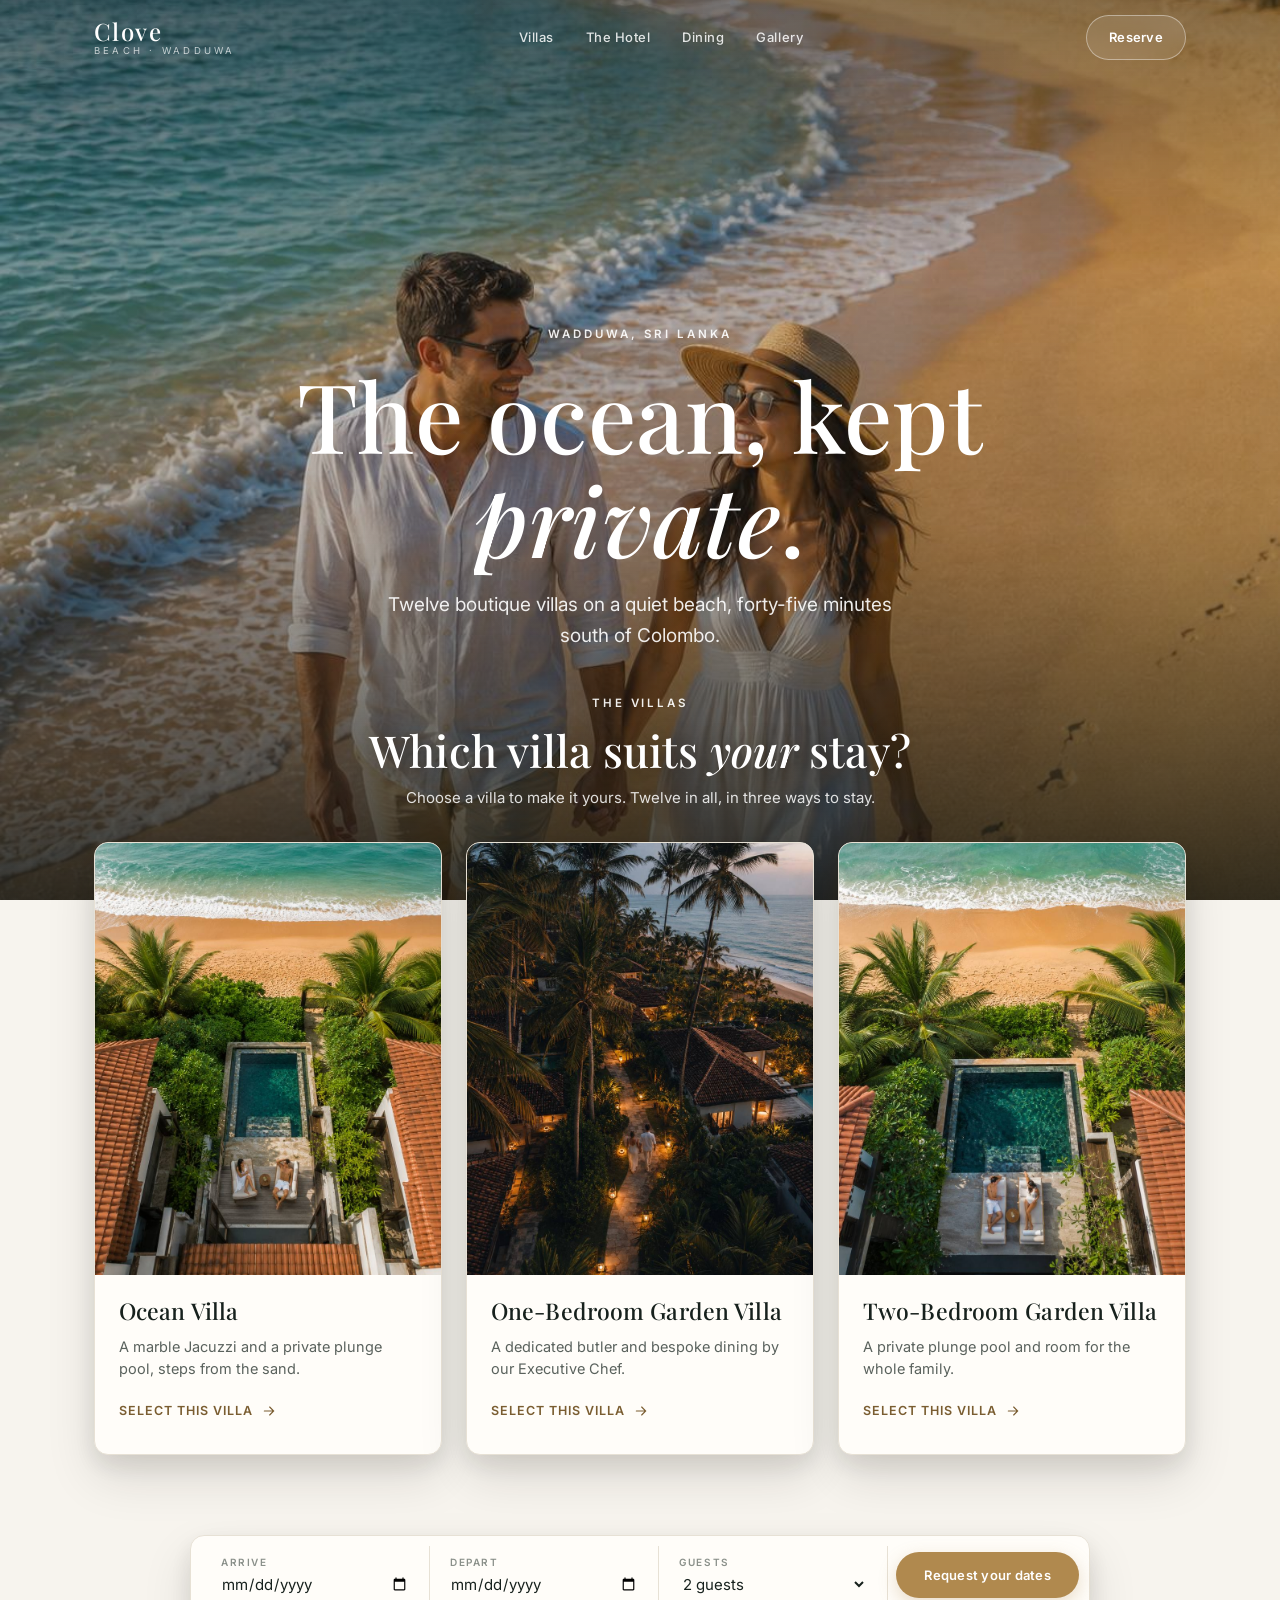
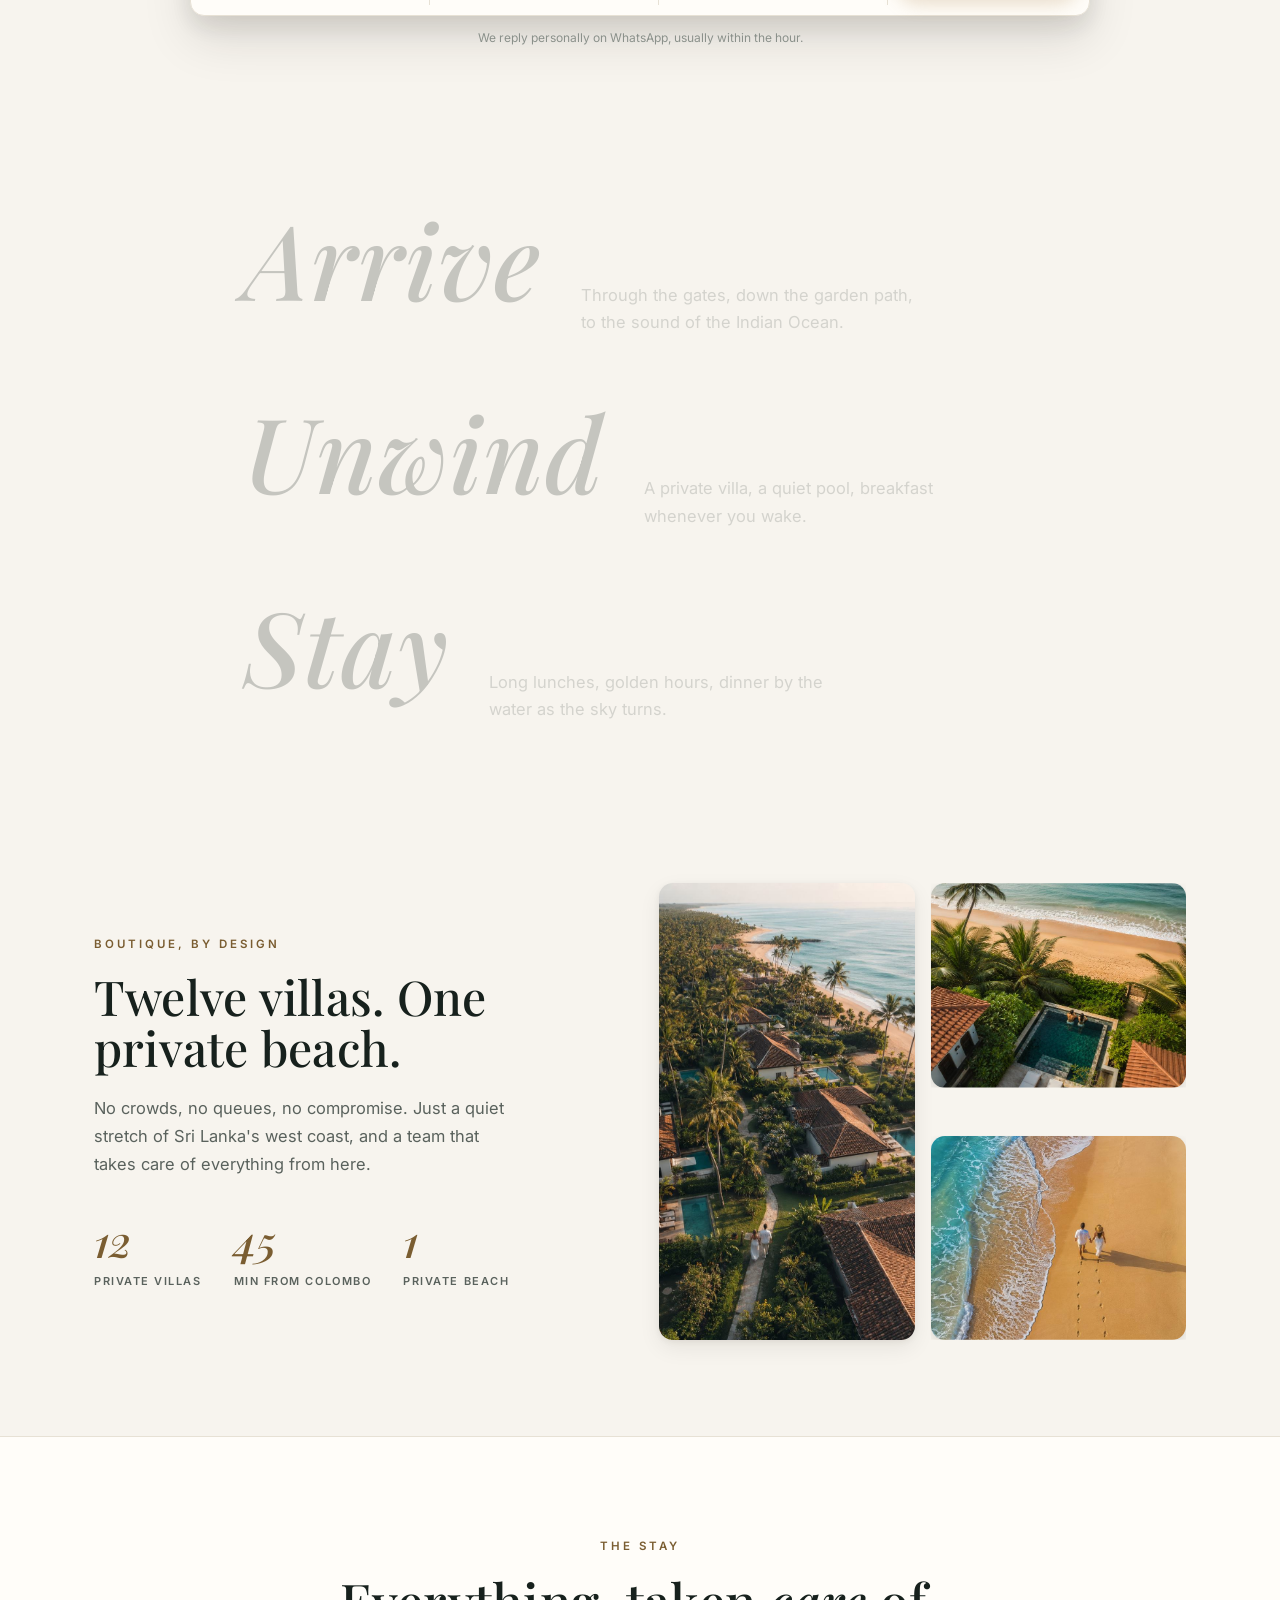
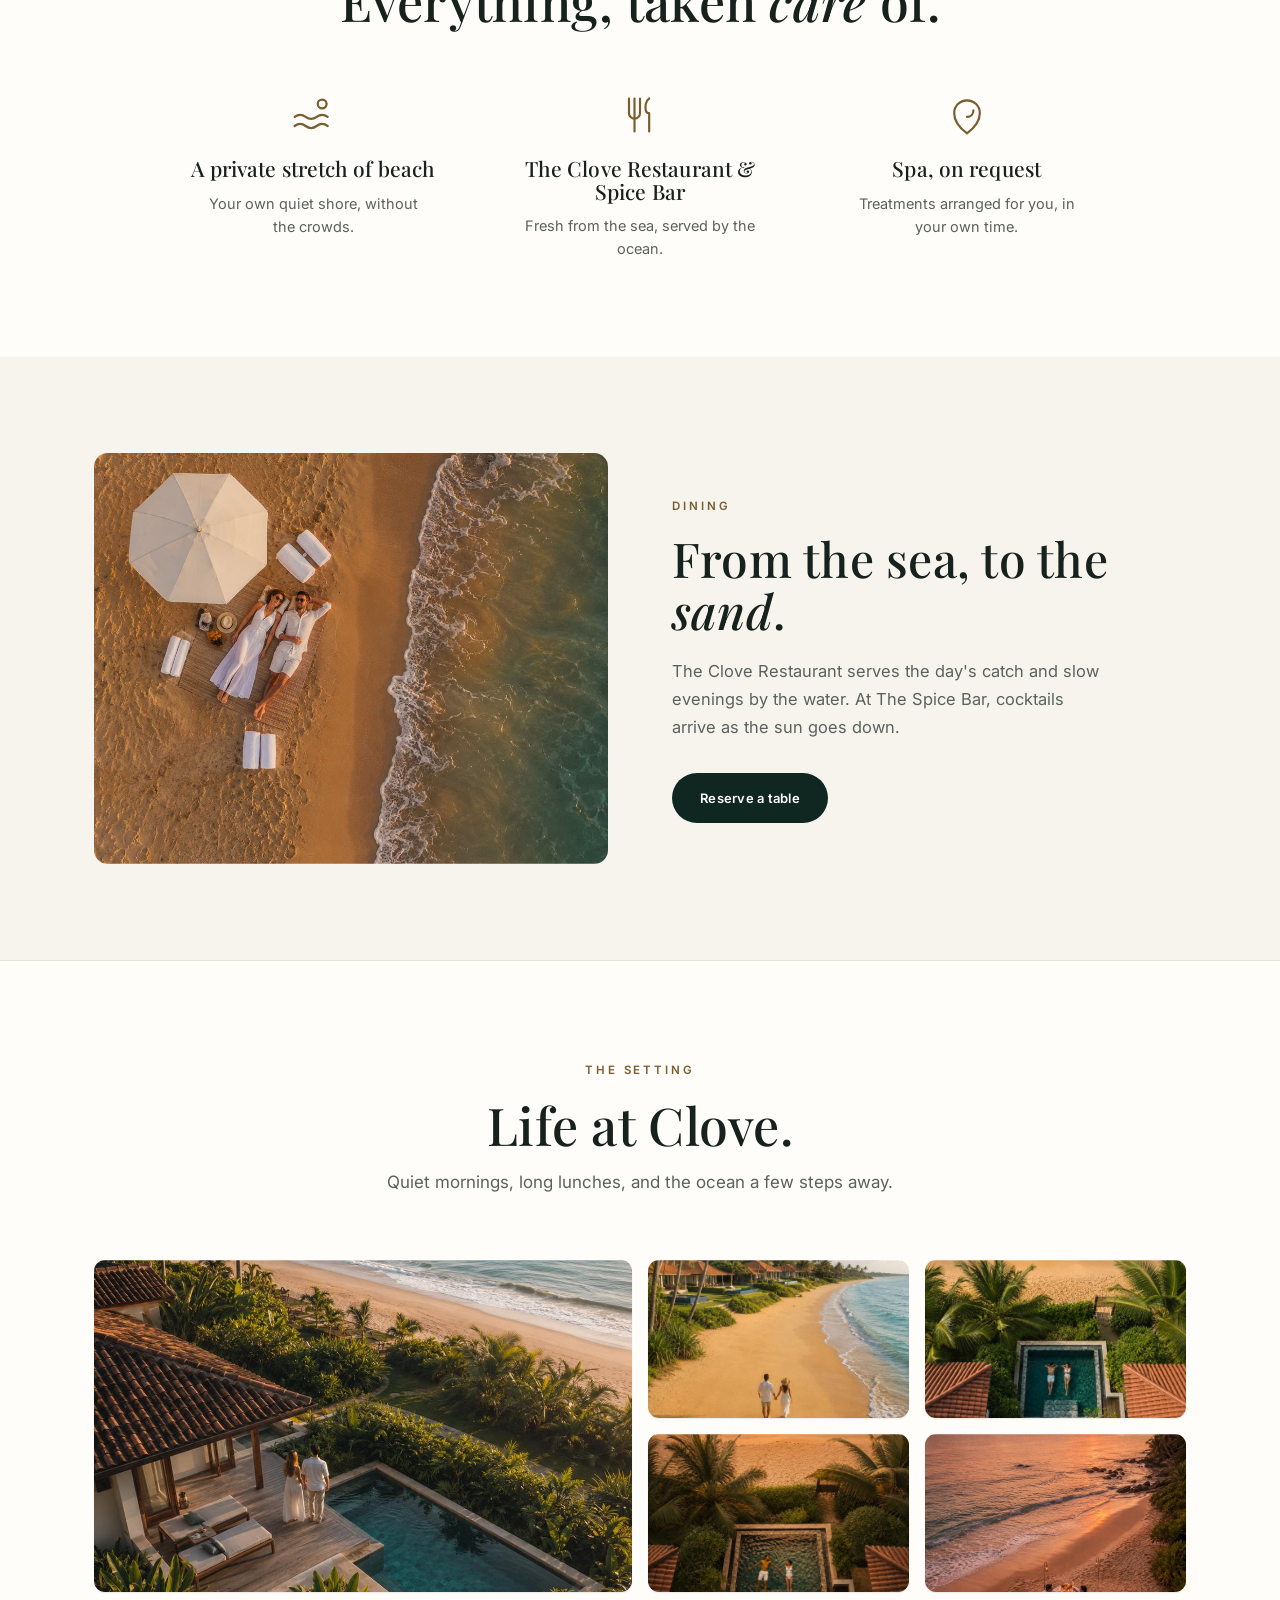
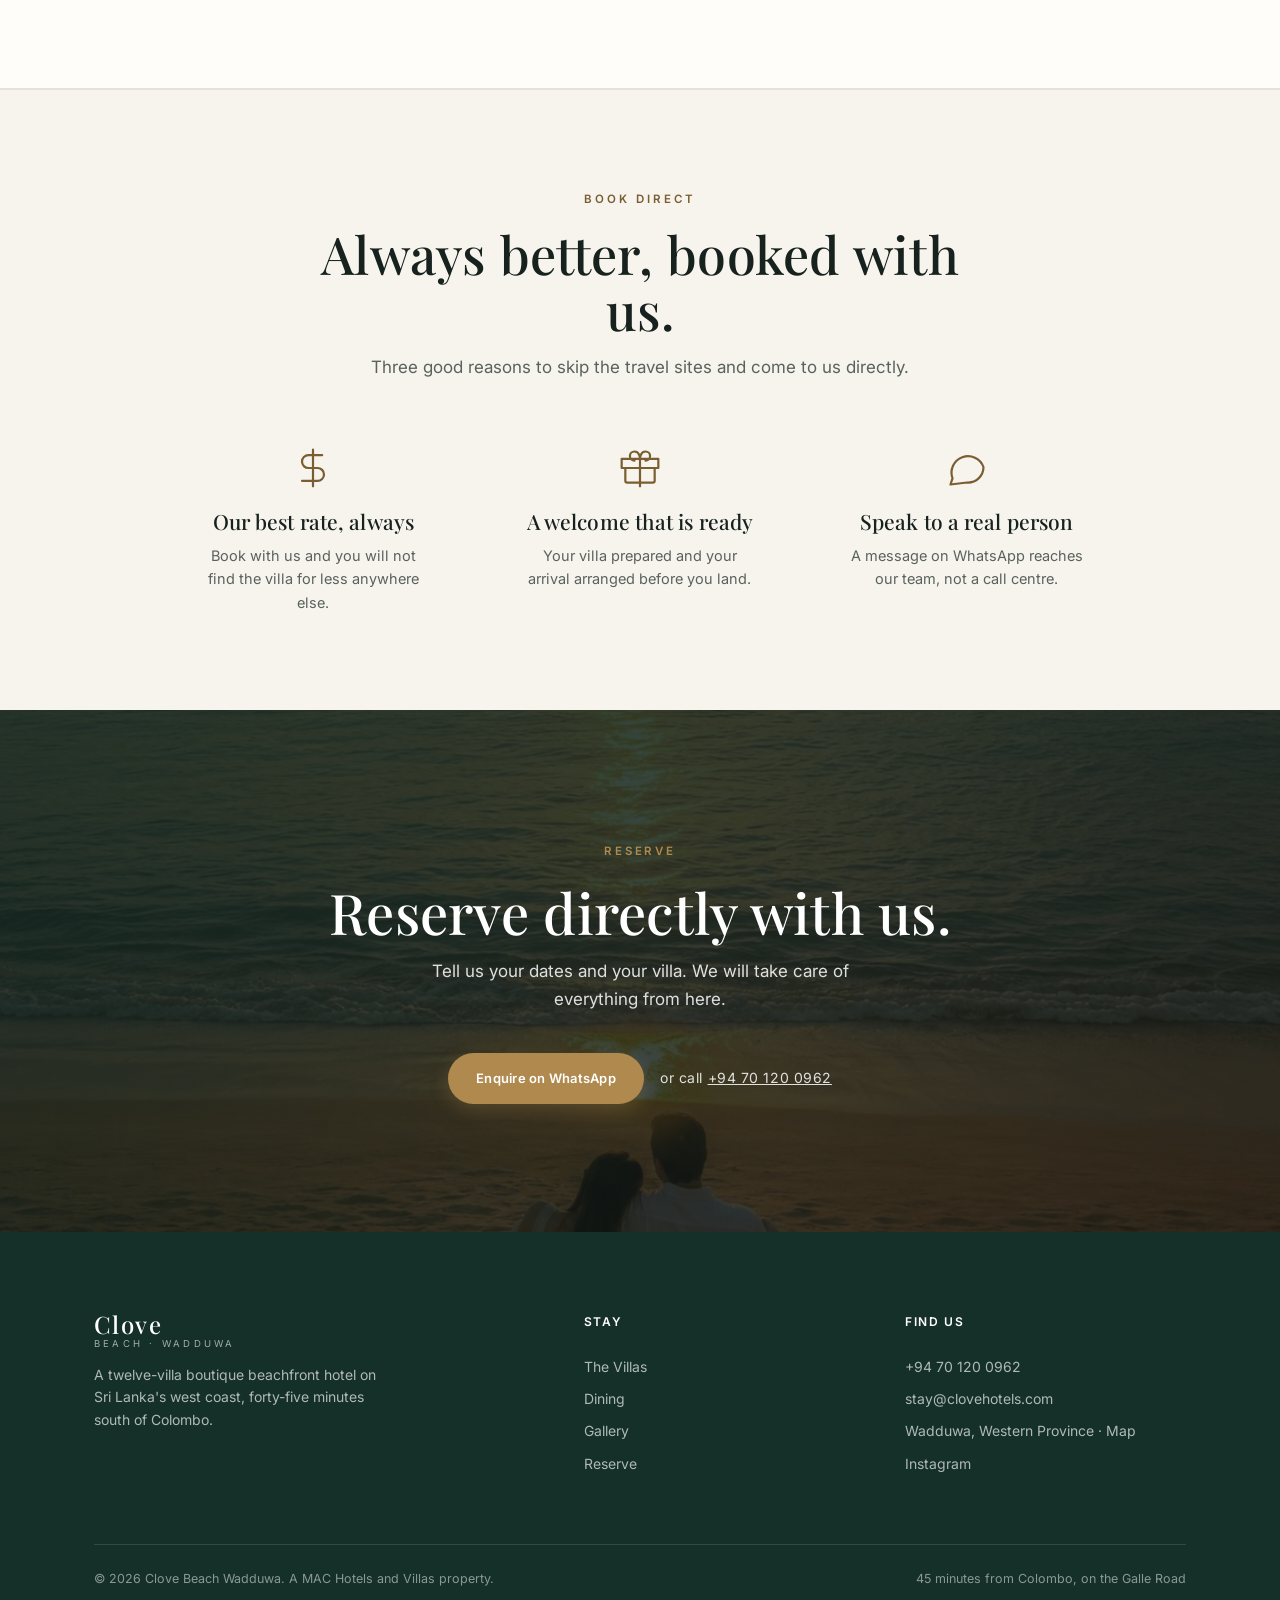
<file: index.html>
<!DOCTYPE html>
<html lang="en">
<head>
<meta charset="UTF-8">
<meta name="viewport" content="width=device-width, initial-scale=1">
<title>Clove Beach Wadduwa · Boutique beachfront villas, Sri Lanka</title>
<meta name="description" content="A twelve-villa boutique beachfront hotel on Sri Lanka's west coast, forty-five minutes south of Colombo. Private plunge pools, quiet luxury and the Indian Ocean.">
<meta name="theme-color" content="#0f2621">
<meta property="og:title" content="Clove Beach Wadduwa">
<meta property="og:description" content="Boutique beachfront villas on Sri Lanka's west coast.">
<link rel="icon" href='data:image/svg+xml,<svg xmlns="http://www.w3.org/2000/svg" viewBox="0 0 64 64"><rect width="64" height="64" rx="14" fill="%230f2621"/><text x="32" y="45" font-family="Georgia,serif" font-size="38" font-style="italic" fill="%23b0894e" text-anchor="middle">C</text></svg>'>
<meta name="robots" content="noindex">
<meta property="og:image" content="https://businessboosterlk.github.io/clove-beach/assets/img/hero.jpg">
<meta property="og:url" content="https://businessboosterlk.github.io/clove-beach/">
<link rel="preload" as="image" href="assets/img/hero.jpg">
<link rel="preconnect" href="https://fonts.gstatic.com" crossorigin>
<link href="https://fonts.googleapis.com/css2?family=Playfair+Display:ital,wght@0,500;0,600;1,500;1,600&family=Inter:wght@400;500;600&display=swap" rel="stylesheet">
<style id="imvars">
:root{
  --im-ocean:url("assets/img/villa-ocean.jpg");
  --im-g1:url("assets/img/villa-garden1.jpg");
  --im-g2:url("assets/img/villa-garden2.jpg");
}
</style>
<style>
:root{
  --brand:#b0894e; --brand-dark:#96723d; --brand-deep:#7a5d31; --brand-glow:rgba(176,137,78,.28);
  --ink:#17211d; --muted:#5a625d; --faint:#8a908a;
  --bg:#f7f4ee; --surface:#fffdf9; --surface-2:#f0ebe0; --line:#e7e1d5; --line-2:#d8d1c2;
  --teal:#0f2621; --teal-2:#153029;
  --shadow-xs:0 1px 2px rgba(30,25,15,.05),0 1px 1px rgba(30,25,15,.04);
  --shadow:0 2px 6px rgba(30,25,15,.06),0 8px 22px rgba(30,25,15,.07);
  --shadow-md:0 10px 24px rgba(30,25,15,.10),0 22px 50px rgba(30,25,15,.12);
  --ring:0 0 0 3px var(--brand-glow);
  --font-display:'Playfair Display',Georgia,serif;
  --font-sans:'Inter',system-ui,sans-serif;
  --s-1:4px;--s-2:8px;--s-3:12px;--s-4:16px;--s-5:20px;--s-6:24px;--s-8:32px;--s-10:40px;--s-12:48px;--s-16:64px;--s-20:80px;--s-24:96px;--s-32:128px;
  --ease:cubic-bezier(.16,1,.3,1);--t-fast:.15s;--t:.25s;--t-slow:.45s;
  --maxw:1180px;--gutter:clamp(20px,5vw,44px);--nav-h:76px;
  --r:14px;--r-md:11px;--r-sm:8px;--r-pill:999px;
}
*{margin:0;padding:0;box-sizing:border-box}
html{scroll-behavior:smooth;-webkit-text-size-adjust:100%}
body{font-family:var(--font-sans);font-size:15px;line-height:1.6;color:var(--ink);background:var(--bg);-webkit-font-smoothing:antialiased;overflow-x:clip}
h1,h2,h3{font-family:var(--font-display);font-weight:500;line-height:1.08;letter-spacing:.005em;color:var(--ink)}
h1 em,h2 em{font-style:italic;font-weight:500}
a{color:inherit;text-decoration:none}
img{display:block;max-width:100%}
button{font-family:inherit;cursor:pointer;border:none;background:none}
svg{flex-shrink:0}
:focus-visible{outline:none;box-shadow:var(--ring);border-radius:var(--r-sm)}
::selection{background:var(--brand);color:#fff}
.wrap{max-width:var(--maxw);margin:0 auto;padding-left:var(--gutter);padding-right:var(--gutter)}
.section{padding:var(--s-24) 0}
.eyebrow{font-family:var(--font-sans);font-weight:600;font-size:11.5px;letter-spacing:.26em;text-transform:uppercase;color:var(--brand-deep)}
@media(prefers-reduced-motion:reduce){*{animation:none!important;transition-duration:.06s!important;scroll-behavior:auto!important}.kb{animation:none!important}}

/* buttons */
.btn{display:inline-flex;align-items:center;justify-content:center;gap:10px;font-family:var(--font-sans);font-weight:600;font-size:13px;letter-spacing:.02em;padding:15px 28px;border-radius:var(--r-pill);white-space:nowrap;transition:transform var(--t-fast) var(--ease),box-shadow var(--t),background var(--t),color var(--t)}
.btn:active{transform:scale(.98)}
.btn-primary{color:#fff;background:var(--brand);box-shadow:0 6px 18px var(--brand-glow)}
.btn-primary:hover{background:var(--brand-dark);transform:translateY(-1px);box-shadow:0 10px 26px var(--brand-glow)}
.btn-light{color:#fff;background:rgba(255,255,255,.10);border:1px solid rgba(255,255,255,.4);backdrop-filter:blur(8px)}
.btn-light:hover{background:rgba(255,255,255,.2)}
.btn-ink{color:#fff;background:var(--teal)}
.btn-ink:hover{background:var(--teal-2);transform:translateY(-1px)}

/* nav */
.nav{position:fixed;top:0;left:0;right:0;z-index:100;height:var(--nav-h);transition:background var(--t),box-shadow var(--t),border-color var(--t);border-bottom:1px solid transparent}
.nav .wrap{display:flex;align-items:center;justify-content:space-between;height:100%}
.brand{display:flex;flex-direction:column;line-height:1;gap:3px}
.brand .b1{font-family:var(--font-display);font-weight:500;font-size:24px;letter-spacing:.06em;color:#fff;transition:color var(--t)}
.brand .b2{font-size:9.5px;letter-spacing:.34em;color:rgba(255,255,255,.7);transition:color var(--t)}
.nav-links{display:flex;gap:var(--s-8)}
.nav-links a{font-size:13px;font-weight:500;letter-spacing:.04em;color:rgba(255,255,255,.85);transition:color var(--t-fast)}
.nav-links a:hover{color:#fff}
.nav .btn{padding:11px 22px}
.nav.stick{background:color-mix(in srgb,var(--surface) 92%,transparent);backdrop-filter:saturate(150%) blur(14px);box-shadow:var(--shadow-xs);border-color:var(--line)}
.nav.stick .brand .b1{color:var(--ink)}
.nav.stick .brand .b2{color:var(--faint)}
.nav.stick .nav-links a{color:var(--muted)}
.nav.stick .nav-links a:hover{color:var(--ink)}
.nav.stick .btn-light{color:var(--ink);background:transparent;border-color:var(--line-2)}
.nav.stick .btn-light:hover{background:var(--surface-2)}
.hamb{display:none;width:44px;height:44px;align-items:center;justify-content:center;color:#fff}
.nav.stick .hamb{color:var(--ink)}
.hamb svg{width:26px;height:26px}
@media(max-width:900px){.nav-links,.nav .wrap>.btn{display:none}.hamb{display:flex}}
.drawer{position:fixed;inset:0 0 0 auto;width:min(84vw,320px);z-index:200;background:var(--surface);padding:var(--s-10) var(--s-8);box-shadow:var(--shadow-md);opacity:0;visibility:hidden;transform:translateX(-14px);transition:all var(--t) var(--ease)}
.drawer.open{opacity:1;visibility:visible;transform:translateX(0)}
.drawer a{display:block;padding:var(--s-4) 0;font-family:var(--font-display);font-size:22px;border-bottom:1px solid var(--line);color:var(--ink)}
.scrim{position:fixed;inset:0;z-index:199;background:rgba(15,20,18,.5);opacity:0;visibility:hidden;transition:opacity var(--t)}
.scrim.open{opacity:1;visibility:visible}

/* hero */
.hero{position:relative;min-height:100vh;display:flex;align-items:center;color:#fff;overflow:hidden}
.hero-media{position:absolute;inset:0;bottom:-16%;z-index:0;overflow:hidden;background:var(--teal);will-change:transform}
.hero-layer{position:absolute;inset:0;width:100%;height:100%;opacity:0;transition:opacity .9s var(--ease)}
.hero-layer.is-on{opacity:1}
img.hero-layer{object-fit:cover}
div.hero-layer{background-size:cover;background-position:center}
.hero-layer[data-villa="ocean"]{background-image:var(--im-ocean)}
.hero-layer[data-villa="garden1"]{background-image:var(--im-g1)}
.hero-layer[data-villa="garden2"]{background-image:var(--im-g2)}
.kb{animation:kb 22s ease-in-out infinite alternate;transform-origin:60% 52%}
@keyframes kb{from{transform:scale(1.03)}to{transform:scale(1.15)}}
.hero-ov{position:absolute;inset:0;z-index:1;background:linear-gradient(180deg,rgba(15,20,18,.44) 0%,rgba(15,20,18,.14) 30%,rgba(15,20,18,.28) 58%,rgba(15,20,18,.82) 100%)}
.hero .wrap{position:relative;z-index:2;text-align:center;padding-top:var(--nav-h);width:100%}
.hero .eyebrow{color:rgba(255,255,255,.9);display:block;margin-bottom:var(--s-5)}
.hero h1{font-size:clamp(44px,8vw,96px);color:#fff;font-weight:500;max-width:15ch;margin:0 auto}
.hero h1 .w{display:inline-block;overflow:hidden;vertical-align:top;padding-bottom:.14em;margin-bottom:-.14em}
.hero h1 .wi{display:inline-block}
html.rv .hero h1 .wi{animation:wrise 1.05s var(--ease) both;animation-delay:calc(.15s + var(--i)*.09s)}
@keyframes wrise{from{transform:translateY(115%)}}
.hero p{max-width:44ch;margin:var(--s-5) auto 0;color:rgba(255,255,255,.9);font-size:clamp(16px,2.1vw,19px)}
html.rv .hero .eyebrow,html.rv .hero p{animation:hfade 1s var(--ease) both;animation-delay:.75s}
@keyframes hfade{from{opacity:0;transform:translateY(14px)}}

/* villa picker (overlaps the hero) */
.sect-head{text-align:center;max-width:640px;margin:0 auto var(--s-16)}
.sect-head h2{font-size:clamp(32px,4.6vw,52px);margin:var(--s-4) 0 var(--s-4)}
.sect-head p{color:var(--muted);font-size:17px}
.picker{position:relative;z-index:5;margin-top:-210px;padding-bottom:var(--s-16)}
.picker-head{text-align:center;margin-bottom:var(--s-8)}
.picker-head .eyebrow{color:rgba(255,255,255,.92)}
.picker-head h2{color:#fff;font-size:clamp(28px,3.8vw,44px);margin-top:var(--s-3);text-shadow:0 2px 26px rgba(0,0,0,.4)}
.picker-head p{color:rgba(255,255,255,.85);margin-top:var(--s-3);font-size:15px}
@media(max-width:860px){
  .picker{margin-top:var(--s-12)}
  .picker-head .eyebrow{color:var(--brand-deep)}
  .picker-head h2{color:var(--ink);text-shadow:none}
  .picker-head p{color:var(--muted)}
}
.vgrid{display:grid;grid-template-columns:repeat(3,1fr);gap:var(--s-6)}
@media(max-width:860px){.vgrid{grid-template-columns:1fr;max-width:420px;margin:0 auto}}
.vcard{position:relative;background:var(--surface);border:1px solid var(--line);border-radius:var(--r);overflow:hidden;cursor:pointer;box-shadow:var(--shadow-md);transition:transform var(--t) var(--ease),box-shadow var(--t),border-color var(--t)}
.vcard:hover{transform:translateY(-8px);box-shadow:0 22px 50px rgba(15,20,18,.28);border-color:var(--brand)}
.vcard.selected{border-color:var(--brand);box-shadow:0 0 0 2px var(--brand),0 22px 50px rgba(15,20,18,.28)}
.vcard .tick{position:absolute;top:14px;right:14px;width:32px;height:32px;border-radius:50%;background:var(--brand);color:#fff;display:none;align-items:center;justify-content:center;box-shadow:var(--shadow);z-index:2}
.vcard.selected .tick{display:flex}
.vcard .tick svg{width:17px;height:17px}
.vcard .ph{aspect-ratio:4/5;background-size:cover;background-position:center;transition:transform var(--t-slow) var(--ease)}
.vcard[data-v="ocean"] .ph{background-image:var(--im-ocean)}
.vcard[data-v="garden1"] .ph{background-image:var(--im-g1)}
.vcard[data-v="garden2"] .ph{background-image:var(--im-g2)}
.vcard .body{padding:var(--s-6) var(--s-6) var(--s-8)}
.vcard h3{font-size:23px;margin-bottom:var(--s-3)}
.vcard .det{color:var(--muted);font-size:14.5px;line-height:1.55;min-height:44px}
.vcard .more{display:inline-flex;align-items:center;gap:8px;margin-top:var(--s-5);font-weight:600;font-size:12.5px;letter-spacing:.08em;text-transform:uppercase;color:var(--brand-deep);transition:gap var(--t)}
.vcard .more svg{width:16px;height:16px}
.vcard:hover .more{gap:13px}
.pick-confirm{max-width:540px;margin:var(--s-10) auto 0;display:none;align-items:center;justify-content:space-between;gap:var(--s-4);background:var(--surface);border:1px solid var(--line);border-radius:var(--r-pill);padding:9px 9px 9px 24px;box-shadow:var(--shadow-md)}
.pick-confirm.show{display:flex}
.pick-confirm span{font-family:var(--font-display);font-size:17px;color:var(--ink)}
.pick-confirm b{color:var(--brand-deep)}
@media(max-width:520px){.pick-confirm{flex-direction:column;border-radius:var(--r);padding:var(--s-5);text-align:center}.pick-confirm .btn{width:100%}}

/* availability bar */
.availwrap{position:relative;z-index:6}
.availbar{max-width:900px;margin:var(--s-4) auto 0;background:var(--surface);border:1px solid var(--line);border-radius:var(--r);box-shadow:var(--shadow-md);display:grid;grid-template-columns:1fr 1fr 1fr auto;gap:0;padding:10px;align-items:center}
@media(max-width:760px){.availbar{grid-template-columns:1fr 1fr;row-gap:6px}}
@media(max-width:440px){.availbar{grid-template-columns:1fr}}
.af{display:flex;flex-direction:column;gap:2px;padding:8px 20px;border-right:1px solid var(--line)}
@media(max-width:760px){.af{border-right:none}}
.af label{font-size:10px;letter-spacing:.16em;text-transform:uppercase;color:var(--faint);font-weight:600}
.af input,.af select{border:none;background:none;font-family:var(--font-sans);font-size:15px;color:var(--ink);padding:2px 0;width:100%;cursor:pointer}
.af input:focus,.af select:focus{outline:none;color:var(--brand-deep)}
.availbar .btn{margin-left:8px}
@media(max-width:760px){.availbar .btn{grid-column:1/-1;width:100%;margin:6px 0 0}}
.avail-note{text-align:center;font-size:12px;color:var(--faint);margin-top:var(--s-3)}

/* THE WALK - signature scrubbed kinetic stack */
.walk{padding:var(--s-32) 0;overflow:hidden}
.walk-row{display:grid;grid-template-columns:auto 1fr;align-items:baseline;gap:var(--s-10);max-width:880px;margin:0 auto;padding:var(--s-8) var(--gutter)}
@media(max-width:700px){.walk-row{grid-template-columns:1fr;gap:var(--s-3);padding:var(--s-6) var(--gutter)}}
.walk-word{font-family:var(--font-display);font-style:italic;font-weight:500;font-size:clamp(52px,9vw,104px);line-height:.98;color:var(--ink);letter-spacing:.01em}
.walk-rule{height:1px;background:var(--brand);transform-origin:left;transform:scaleX(1);margin-top:var(--s-2)}
.walk-copy{color:var(--muted);font-size:16.5px;max-width:34ch;line-height:1.65}
html.rv .walk-row{opacity:calc(.22 + var(--p,1)*.78)}
html.rv .walk-rule{transform:scaleX(var(--p,1))}

/* story collage + stat numerals */
.storyc .inner{display:grid;grid-template-columns:1fr 1.05fr;gap:var(--s-16);align-items:center}
@media(max-width:860px){.storyc .inner{grid-template-columns:1fr;gap:var(--s-12)}}
.storyc h2{font-size:clamp(30px,4.4vw,48px);margin:var(--s-4) 0 var(--s-5)}
.storyc p{color:var(--muted);font-size:16.5px;line-height:1.7;max-width:42ch}
.stats{display:flex;gap:var(--s-8);flex-wrap:wrap;margin-top:var(--s-10)}
.stat b{display:block;font-family:var(--font-display);font-style:italic;font-weight:500;font-size:44px;color:var(--brand-deep);line-height:1;margin-bottom:6px}
.stat span{font-size:11px;color:var(--muted);letter-spacing:.14em;text-transform:uppercase;font-weight:600}
.cluster{display:grid;grid-template-columns:1fr 1fr;grid-template-rows:auto auto;gap:var(--s-4);align-items:start}
.cluster img{width:100%;object-fit:cover;border-radius:var(--r);box-shadow:var(--shadow)}
.cluster .c1{grid-row:1/3;aspect-ratio:3/4.3;height:100%}
.cluster .c2{aspect-ratio:4/3.2}
.cluster .c3{aspect-ratio:4/3.2;margin-top:var(--s-8)}

/* experience row */
.exp{text-align:center}
.exp-grid{display:grid;grid-template-columns:repeat(3,1fr);gap:var(--s-10);max-width:940px;margin:0 auto}
@media(max-width:760px){.exp-grid{grid-template-columns:1fr;gap:var(--s-12);max-width:360px}}
.exp-item .ic{width:44px;height:44px;margin:0 auto var(--s-5);color:var(--brand-deep)}
.exp-item .ic svg{width:44px;height:44px;stroke-width:1.2}
.exp-item h3{font-size:21px;margin-bottom:var(--s-3)}
.exp-item p{color:var(--muted);font-size:14.5px;max-width:26ch;margin:0 auto}

/* dining split */
.dining .inner{display:grid;grid-template-columns:1fr 1fr;align-items:center;gap:var(--s-16)}
@media(max-width:860px){.dining .inner{grid-template-columns:1fr;gap:var(--s-10)}}
.dining .media{border-radius:var(--r);overflow:hidden;aspect-ratio:5/4}
.dining .media img{width:100%;height:100%;object-fit:cover}
.dining h2{font-size:clamp(30px,4.4vw,48px);margin:var(--s-4) 0 var(--s-5)}
.dining p{color:var(--muted);font-size:16.5px;line-height:1.7;max-width:44ch}
.dining .btn{margin-top:var(--s-8)}

/* gallery bento */
.gallery-sec{background:var(--surface);border-top:1px solid var(--line);border-bottom:1px solid var(--line)}
.mosaic{display:grid;grid-template-columns:repeat(4,1fr);grid-auto-rows:158px;gap:var(--s-4);grid-auto-flow:dense}
@media(max-width:760px){.mosaic{grid-template-columns:repeat(2,1fr);grid-auto-rows:132px}}
.mosaic figure{overflow:hidden;border-radius:var(--r-md);box-shadow:var(--shadow-xs)}
.mosaic img{width:100%;height:100%;object-fit:cover;transition:transform var(--t-slow) var(--ease)}
.mosaic figure:hover img{transform:scale(1.05)}
.mosaic .big{grid-column:span 2;grid-row:span 2}

/* cta band */
.cta{position:relative;overflow:hidden;color:#fff;text-align:center;padding:var(--s-32) 0}
.cta-bg{position:absolute;inset:0;width:100%;height:100%;object-fit:cover;z-index:0}
.cta-scrim{position:absolute;inset:0;z-index:1;background:linear-gradient(160deg,rgba(15,38,33,.86),rgba(15,20,18,.78))}
.cta .wrap{position:relative;z-index:2}
.cta .eyebrow{color:var(--brand)}
.cta h2{color:#fff;font-size:clamp(32px,5vw,56px);margin:var(--s-5) 0 var(--s-4)}
.cta p{color:rgba(255,255,255,.85);max-width:44ch;margin:0 auto var(--s-10);font-size:17px}
.cta-cta{display:flex;gap:var(--s-4);justify-content:center;flex-wrap:wrap;align-items:center}
.cta .tel{color:rgba(255,255,255,.85);font-size:14px;letter-spacing:.04em}

/* footer */
.footer{background:var(--teal-2);color:rgba(255,255,255,.66);padding:var(--s-20) 0 var(--s-8)}
.footer .cols{display:grid;grid-template-columns:1.6fr 1fr 1fr;gap:var(--s-10)}
@media(max-width:760px){.footer .cols{grid-template-columns:1fr 1fr}}
.footer .brand .b1{color:#fff}.footer .brand .b2{color:rgba(255,255,255,.6)}
.footer .tag{margin-top:var(--s-4);font-size:14px;max-width:32ch;line-height:1.6}
.footer h4{color:#fff;font-family:var(--font-sans);font-weight:600;font-size:12px;letter-spacing:.14em;text-transform:uppercase;margin-bottom:var(--s-5)}
.footer a{display:block;padding:5px 0;font-size:14px;color:rgba(255,255,255,.66);transition:color var(--t-fast)}
.footer a:hover{color:#fff}
.footer .bar{border-top:1px solid rgba(255,255,255,.12);margin-top:var(--s-16);padding-top:var(--s-6);display:flex;justify-content:space-between;gap:var(--s-4);font-size:12.5px;flex-wrap:wrap;color:rgba(255,255,255,.5)}

/* sticky mobile booking bar */
.mbar{position:fixed;left:0;right:0;bottom:0;z-index:150;display:none;gap:10px;padding:11px 14px calc(11px + env(safe-area-inset-bottom));background:color-mix(in srgb,var(--surface) 95%,transparent);backdrop-filter:saturate(160%) blur(14px);border-top:1px solid var(--line);box-shadow:0 -6px 22px rgba(15,20,18,.10);transform:translateY(120%);transition:transform var(--t) var(--ease)}
.mbar.show{transform:translateY(0)}
.mbar .btn{flex:1;padding:15px}
@media(max-width:860px){.mbar{display:flex}}

/* reveals: fade for text, clip-wipe mask for imagery. Base = visible. */
html.reveal-on [data-rv]{opacity:0;transform:translateY(20px);transition:opacity .8s var(--ease),transform .8s var(--ease)}
html.reveal-on [data-rv].in{opacity:1;transform:none}
html.reveal-on [data-rv].mask{opacity:1;transform:none;clip-path:inset(0 0 100% 0);transition:clip-path 1.05s var(--ease)}
html.reveal-on [data-rv].mask.in{clip-path:inset(0 0 0% 0)}
</style>
</head>
<body>

<header class="nav" id="nav">
  <div class="wrap">
    <a href="#top" class="brand"><span class="b1">Clove</span><span class="b2">BEACH · WADDUWA</span></a>
    <nav class="nav-links">
      <a href="#villas">Villas</a><a href="#story">The Hotel</a><a href="#dining">Dining</a><a href="#gallery">Gallery</a>
    </nav>
    <a class="btn btn-light" href="#reserve">Reserve</a>
    <button class="hamb" aria-label="Menu" onclick="openDrawer()"><svg viewBox="0 0 24 24" fill="none" stroke="currentColor" stroke-width="1.6" stroke-linecap="round"><path d="M3 6h18M3 12h18M3 18h18"/></svg></button>
  </div>
</header>
<div class="scrim" id="scrim" onclick="closeDrawer()"></div>
<aside class="drawer" id="drawer">
  <nav>
    <a href="#villas" onclick="closeDrawer()">Villas</a>
    <a href="#story" onclick="closeDrawer()">The Hotel</a>
    <a href="#dining" onclick="closeDrawer()">Dining</a>
    <a href="#gallery" onclick="closeDrawer()">Gallery</a>
    <a href="#reserve" onclick="closeDrawer()">Reserve</a>
  </nav>
</aside>

<main>
<!-- HERO. The Sunday shoot film replaces the default layer as a <video>; the still is complete on its own. -->
<section class="hero" id="top">
  <div class="hero-media" id="heroMedia">
    <img class="hero-layer kb is-on" data-villa="default" src="assets/img/hero.jpg" alt="Clove Beach Wadduwa at golden hour" loading="eager">
    <div class="hero-layer" data-villa="ocean" role="img" aria-label="Ocean Villa with private plunge pool"></div>
    <div class="hero-layer" data-villa="garden1" role="img" aria-label="One-Bedroom Garden Villa in the gardens"></div>
    <div class="hero-layer" data-villa="garden2" role="img" aria-label="Two-Bedroom Garden Villa with plunge pool"></div>
  </div>
  <div class="hero-ov"></div>
  <div class="wrap">
    <span class="eyebrow">Wadduwa, Sri Lanka</span>
    <h1><span class="w"><span class="wi" style="--i:0">The</span></span> <span class="w"><span class="wi" style="--i:1">ocean,</span></span> <span class="w"><span class="wi" style="--i:2">kept</span></span> <span class="w"><span class="wi" style="--i:3"><em>private</em>.</span></span></h1>
    <p>Twelve boutique villas on a quiet beach, forty-five minutes south of Colombo.</p>
  </div>
</section>

<!-- WHICH VILLA -->
<section class="picker" id="villas">
  <div class="wrap">
    <div class="picker-head">
      <span class="eyebrow">The Villas</span>
      <h2>Which villa suits <em>your</em> stay?</h2>
      <p>Choose a villa to make it yours. Twelve in all, in three ways to stay.</p>
    </div>
    <div class="vgrid" onmouseleave="resetVilla()">
      <article class="vcard" data-rv data-v="ocean" tabindex="0" role="button" aria-label="Select the Ocean Villa" onmouseenter="previewVilla('ocean')" onmouseleave="resetVilla()" onfocus="previewVilla('ocean')" onblur="resetVilla()" onclick="selectVilla('ocean')" onkeypress="if(event.key==='Enter')selectVilla('ocean')">
        <div class="tick"><svg viewBox="0 0 24 24" fill="none" stroke="currentColor" stroke-width="2.6" stroke-linecap="round" stroke-linejoin="round"><path d="M20 6 9 17l-5-5"/></svg></div>
        <div class="ph" role="img" aria-label="Ocean Villa with private plunge pool"></div>
        <div class="body"><h3>Ocean Villa</h3><p class="det">A marble Jacuzzi and a private plunge pool, steps from the sand.</p>
        <span class="more">Select this villa<svg viewBox="0 0 24 24" fill="none" stroke="currentColor" stroke-width="1.7" stroke-linecap="round"><path d="M5 12h14M13 6l6 6-6 6"/></svg></span></div>
      </article>
      <article class="vcard" data-rv style="transition-delay:.08s" data-v="garden1" tabindex="0" role="button" aria-label="Select the One-Bedroom Garden Villa" onmouseenter="previewVilla('garden1')" onmouseleave="resetVilla()" onfocus="previewVilla('garden1')" onblur="resetVilla()" onclick="selectVilla('garden1')" onkeypress="if(event.key==='Enter')selectVilla('garden1')">
        <div class="tick"><svg viewBox="0 0 24 24" fill="none" stroke="currentColor" stroke-width="2.6" stroke-linecap="round" stroke-linejoin="round"><path d="M20 6 9 17l-5-5"/></svg></div>
        <div class="ph" role="img" aria-label="One-Bedroom Garden Villa"></div>
        <div class="body"><h3>One-Bedroom Garden Villa</h3><p class="det">A dedicated butler and bespoke dining by our Executive Chef.</p>
        <span class="more">Select this villa<svg viewBox="0 0 24 24" fill="none" stroke="currentColor" stroke-width="1.7" stroke-linecap="round"><path d="M5 12h14M13 6l6 6-6 6"/></svg></span></div>
      </article>
      <article class="vcard" data-rv style="transition-delay:.16s" data-v="garden2" tabindex="0" role="button" aria-label="Select the Two-Bedroom Garden Villa" onmouseenter="previewVilla('garden2')" onmouseleave="resetVilla()" onfocus="previewVilla('garden2')" onblur="resetVilla()" onclick="selectVilla('garden2')" onkeypress="if(event.key==='Enter')selectVilla('garden2')">
        <div class="tick"><svg viewBox="0 0 24 24" fill="none" stroke="currentColor" stroke-width="2.6" stroke-linecap="round" stroke-linejoin="round"><path d="M20 6 9 17l-5-5"/></svg></div>
        <div class="ph" role="img" aria-label="Two-Bedroom Garden Villa with plunge pool"></div>
        <div class="body"><h3>Two-Bedroom Garden Villa</h3><p class="det">A private plunge pool and room for the whole family.</p>
        <span class="more">Select this villa<svg viewBox="0 0 24 24" fill="none" stroke="currentColor" stroke-width="1.7" stroke-linecap="round"><path d="M5 12h14M13 6l6 6-6 6"/></svg></span></div>
      </article>
    </div>
    <div class="pick-confirm" id="pickConfirm">
      <span><b id="pickName">Ocean Villa</b> selected for your stay</span>
      <a class="btn btn-primary" id="pickBtn" href="https://wa.me/94701200962?text=Hello%20Clove%20Beach%20Wadduwa%2C%20I%20would%20like%20to%20enquire%20about%20a%20villa." target="_blank" rel="noopener">Reserve this villa</a>
    </div>
  </div>
</section>

<!-- REQUEST DATES (honest: it opens WhatsApp; works without JS via GET fallback) -->
<div class="availwrap wrap">
  <form class="availbar" action="https://wa.me/94701200962" method="get" target="_blank" onsubmit="return requestDates(event)">
    <input type="hidden" name="text" value="Hello Clove Beach Wadduwa, I would like to request dates for a stay.">
    <div class="af"><label for="avArrive">Arrive</label><input type="date" id="avArrive"></div>
    <div class="af"><label for="avDepart">Depart</label><input type="date" id="avDepart"></div>
    <div class="af"><label for="avGuests">Guests</label>
      <select id="avGuests"><option>2 guests</option><option>1 guest</option><option>3 guests</option><option>4 guests</option><option>5+ guests</option></select></div>
    <button class="btn btn-primary" type="submit">Request your dates</button>
  </form>
  <p class="avail-note">We reply personally on WhatsApp, usually within the hour.</p>
</div>

<!-- THE WALK - signature scrubbed scene: arrival to sunset -->
<section class="walk" id="walk" aria-label="The Clove day">
  <div class="walk-row" data-walk>
    <div><div class="walk-word">Arrive</div><div class="walk-rule"></div></div>
    <p class="walk-copy">Through the gates, down the garden path, to the sound of the Indian Ocean.</p>
  </div>
  <div class="walk-row" data-walk>
    <div><div class="walk-word">Unwind</div><div class="walk-rule"></div></div>
    <p class="walk-copy">A private villa, a quiet pool, breakfast whenever you wake.</p>
  </div>
  <div class="walk-row" data-walk>
    <div><div class="walk-word">Stay</div><div class="walk-rule"></div></div>
    <p class="walk-copy">Long lunches, golden hours, dinner by the water as the sky turns.</p>
  </div>
</section>

<!-- STORY collage -->
<section class="section storyc" id="story" style="padding-top:0">
  <div class="wrap">
    <div class="inner">
      <div data-rv>
        <span class="eyebrow">Boutique, by design</span>
        <h2>Twelve villas. One private beach.</h2>
        <p>No crowds, no queues, no compromise. Just a quiet stretch of Sri Lanka's west coast, and a team that takes care of everything from here.</p>
        <div class="stats">
          <div class="stat"><b>12</b><span>Private villas</span></div>
          <div class="stat"><b>45</b><span>Min from Colombo</span></div>
          <div class="stat"><b>1</b><span>Private beach</span></div>
        </div>
      </div>
      <div class="cluster">
        <img class="c1" data-rv src="assets/img/story.jpg" alt="Clove Beach Wadduwa from above">
        <img class="c2 mask" data-rv style="transition-delay:.12s" src="assets/img/story-pool.jpg" alt="A private plunge pool" loading="lazy">
        <img class="c3 mask" data-rv style="transition-delay:.22s" src="assets/img/story-beach.jpg" alt="The beach at Clove" loading="lazy">
      </div>
    </div>
  </div>
</section>

<!-- THE STAY -->
<section class="section exp" id="experience" style="background:var(--surface);border-top:1px solid var(--line)">
  <div class="wrap">
    <div class="sect-head" data-rv><span class="eyebrow">The Stay</span><h2>Everything, taken <em>care</em> of.</h2></div>
    <div class="exp-grid">
      <div class="exp-item" data-rv>
        <div class="ic"><svg viewBox="0 0 24 24" fill="none" stroke="currentColor" stroke-linecap="round" stroke-linejoin="round"><path d="M2 18c2-1.5 4-1.5 6 0s4 1.5 6 0 4-1.5 6 0"/><path d="M2 13c2-1.5 4-1.5 6 0s4 1.5 6 0 4-1.5 6 0"/><circle cx="17" cy="6" r="2.4"/></svg></div>
        <h3>A private stretch of beach</h3><p>Your own quiet shore, without the crowds.</p>
      </div>
      <div class="exp-item" data-rv style="transition-delay:.08s">
        <div class="ic"><svg viewBox="0 0 24 24" fill="none" stroke="currentColor" stroke-linecap="round" stroke-linejoin="round"><path d="M6 3v8a3 3 0 0 0 6 0V3"/><path d="M9 3v18"/><path d="M17 3c-1.5 1-2 3-2 5s.5 3 2 3v10"/></svg></div>
        <h3>The Clove Restaurant &amp; Spice Bar</h3><p>Fresh from the sea, served by the ocean.</p>
      </div>
      <div class="exp-item" data-rv style="transition-delay:.16s">
        <div class="ic"><svg viewBox="0 0 24 24" fill="none" stroke="currentColor" stroke-linecap="round" stroke-linejoin="round"><path d="M12 22c4-3 7-7 7-11a7 7 0 0 0-14 0c0 4 3 8 7 11Z"/><path d="M12 13c2.2 0 3.5-1.6 3.5-3.6"/></svg></div>
        <h3>Spa, on request</h3><p>Treatments arranged for you, in your own time.</p>
      </div>
    </div>
  </div>
</section>

<!-- DINING -->
<section class="section dining" id="dining">
  <div class="wrap">
    <div class="inner">
      <div class="media"><img class="mask" data-rv src="assets/img/dining.jpg" alt="Beachfront dining at Clove Beach Wadduwa" loading="lazy"></div>
      <div data-rv style="transition-delay:.08s">
        <span class="eyebrow">Dining</span>
        <h2>From the sea, to the <em>sand</em>.</h2>
        <p>The Clove Restaurant serves the day's catch and slow evenings by the water. At The Spice Bar, cocktails arrive as the sun goes down.</p>
        <a class="btn btn-ink" href="https://wa.me/94701200962?text=Hello%20Clove%20Beach%20Wadduwa%2C%20I%20would%20like%20to%20reserve%20a%20table." target="_blank" rel="noopener">Reserve a table</a>
      </div>
    </div>
  </div>
</section>

<!-- GALLERY -->
<section class="section gallery-sec" id="gallery">
  <div class="wrap">
    <div class="sect-head" data-rv><span class="eyebrow">The Setting</span><h2>Life at Clove.</h2><p>Quiet mornings, long lunches, and the ocean a few steps away.</p></div>
    <div class="mosaic">
      <figure class="big"><img class="mask" data-rv src="assets/img/life-dusk.jpg" alt="Clove Beach Wadduwa at dusk" loading="lazy"></figure>
      <figure><img class="mask" data-rv style="transition-delay:.1s" src="assets/img/life-beach.jpg" alt="The beach at Clove" loading="lazy"></figure>
      <figure><img class="mask" data-rv style="transition-delay:.18s" src="assets/img/life-pool.jpg" alt="By the pool" loading="lazy"></figure>
      <figure><img class="mask" data-rv style="transition-delay:.26s" src="assets/img/life-garden.jpg" alt="A quiet moment in the gardens" loading="lazy"></figure>
      <figure><img class="mask" data-rv style="transition-delay:.34s" src="assets/img/life-sunset.jpg" alt="Sunset over the ocean at Clove" loading="lazy"></figure>
    </div>
  </div>
</section>

<!-- WHY BOOK DIRECT -->
<section class="section exp" id="direct" style="background:var(--bg);border-top:1px solid var(--line)">
  <div class="wrap">
    <div class="sect-head" data-rv><span class="eyebrow">Book Direct</span><h2>Always better, booked with us.</h2><p>Three good reasons to skip the travel sites and come to us directly.</p></div>
    <div class="exp-grid">
      <div class="exp-item" data-rv>
        <div class="ic"><svg viewBox="0 0 24 24" fill="none" stroke="currentColor" stroke-linecap="round" stroke-linejoin="round"><path d="M12 2v20M17 5H9.5a3.5 3.5 0 0 0 0 7h5a3.5 3.5 0 0 1 0 7H6"/></svg></div>
        <h3>Our best rate, always</h3><p>Book with us and you will not find the villa for less anywhere else.</p>
      </div>
      <div class="exp-item" data-rv style="transition-delay:.08s">
        <div class="ic"><svg viewBox="0 0 24 24" fill="none" stroke="currentColor" stroke-linecap="round" stroke-linejoin="round"><path d="M20 12v7a1 1 0 0 1-1 1H5a1 1 0 0 1-1-1v-7"/><path d="M2 7h20v5H2zM12 22V7M12 7S12 3 9 3a2.5 2.5 0 0 0 0 5M12 7s0-4 3-4a2.5 2.5 0 0 1 0 5"/></svg></div>
        <h3>A welcome that is ready</h3><p>Your villa prepared and your arrival arranged before you land.</p>
      </div>
      <div class="exp-item" data-rv style="transition-delay:.16s">
        <div class="ic"><svg viewBox="0 0 24 24" fill="none" stroke="currentColor" stroke-linecap="round" stroke-linejoin="round"><path d="M21 11.5a8.4 8.4 0 0 1-9 8.4L3 21l1.1-3.3A8.4 8.4 0 1 1 21 11.5Z"/></svg></div>
        <h3>Speak to a real person</h3><p>A message on WhatsApp reaches our team, not a call centre.</p>
      </div>
    </div>
  </div>
</section>

<!-- CTA -->
<section class="cta" id="reserve">
  <img class="cta-bg" src="assets/img/cta.jpg" alt="" loading="lazy">
  <div class="cta-scrim"></div>
  <div class="wrap">
    <span class="eyebrow">Reserve</span>
    <h2>Reserve directly with us.</h2>
    <p>Tell us your dates and your villa. We will take care of everything from here.</p>
    <div class="cta-cta">
      <a class="btn btn-primary" id="ctaBtn" href="https://wa.me/94701200962?text=Hello%20Clove%20Beach%20Wadduwa%2C%20I%20would%20like%20to%20enquire%20about%20a%20stay." target="_blank" rel="noopener">Enquire on WhatsApp</a>
      <span class="tel">or call <a href="tel:+94701200962" style="text-decoration:underline">+94 70 120 0962</a></span>
    </div>
  </div>
</section>
</main>

<!-- FOOTER -->
<footer class="footer">
  <div class="wrap">
    <div class="cols">
      <div>
        <div class="brand"><span class="b1">Clove</span><span class="b2">BEACH · WADDUWA</span></div>
        <p class="tag">A twelve-villa boutique beachfront hotel on Sri Lanka's west coast, forty-five minutes south of Colombo.</p>
      </div>
      <div>
        <h4>Stay</h4>
        <a href="#villas">The Villas</a><a href="#dining">Dining</a><a href="#gallery">Gallery</a><a href="#reserve">Reserve</a>
      </div>
      <div>
        <h4>Find us</h4>
        <a href="tel:+94701200962">+94 70 120 0962</a>
        <a href="mailto:stay@clovehotels.com">stay@clovehotels.com</a>
        <a href="https://maps.google.com/?q=Clove+Beach+Wadduwa" target="_blank" rel="noopener">Wadduwa, Western Province · Map</a>
        <a href="https://instagram.com/clovebeachwadduwa" target="_blank" rel="noopener">Instagram</a>
      </div>
    </div>
    <div class="bar">
      <span>&copy; 2026 Clove Beach Wadduwa. A MAC Hotels and Villas property.</span>
      <span>45 minutes from Colombo, on the Galle Road</span>
    </div>
  </div>
</footer>

<!-- sticky mobile booking bar -->
<div class="mbar" id="mbar">
  <a class="btn btn-ink" href="#reserve">Reserve</a>
  <a class="btn btn-primary" href="https://wa.me/94701200962?text=Hello%20Clove%20Beach%20Wadduwa%2C%20I%20would%20like%20to%20enquire%20about%20a%20stay." target="_blank" rel="noopener">WhatsApp</a>
</div>

<script>
const nav=document.getElementById('nav'),drawer=document.getElementById('drawer'),scrim=document.getElementById('scrim'),mbar=document.getElementById('mbar'),heroMedia=document.getElementById('heroMedia');
const reduce=matchMedia('(prefers-reduced-motion: reduce)').matches;
if(!reduce)document.documentElement.classList.add('reveal-on','rv');
const rv=document.querySelectorAll('[data-rv]');
const walkRows=document.querySelectorAll('[data-walk]');
function showReveals(){const vh=innerHeight;rv.forEach(el=>{if(el.getBoundingClientRect().top<vh-70)el.classList.add('in');});}
function scrubWalk(){const vh=innerHeight;walkRows.forEach(r=>{const t=r.getBoundingClientRect().top;const p=Math.max(0,Math.min(1,(vh*.8-t)/(vh*.42)));r.style.setProperty('--p',p.toFixed(3));});}
function parallax(){if(heroMedia)heroMedia.style.transform='translateY('+Math.min(scrollY*.26,innerHeight*.35).toFixed(1)+'px)';}
function onScroll(){
  nav.classList.toggle('stick',scrollY>40);
  if(mbar)mbar.classList.toggle('show',scrollY>innerHeight*0.7);
  showReveals();
  if(document.documentElement.classList.contains('rv')){scrubWalk();parallax();}
}
addEventListener('scroll',()=>requestAnimationFrame(onScroll),{passive:true});
onScroll();setTimeout(showReveals,500);
function openDrawer(){drawer.classList.add('open');scrim.classList.add('open');}
function closeDrawer(){drawer.classList.remove('open');scrim.classList.remove('open');}

// hero crossfade + click-to-lock villa selection
const heroLayers={};document.querySelectorAll('.hero-layer').forEach(l=>heroLayers[l.dataset.villa]=l);
const VNAME={ocean:'Ocean Villa',garden1:'One-Bedroom Garden Villa',garden2:'Two-Bedroom Garden Villa'};
let locked=null;
function previewVilla(v){for(const k in heroLayers)heroLayers[k].classList.toggle('is-on',k===v);}
function resetVilla(){previewVilla(locked||'default');}
function waLink(msg){return 'https://wa.me/94701200962?text='+encodeURIComponent(msg);}
function selectVilla(v){
  locked=(locked===v)?null:v;
  document.querySelectorAll('.vcard').forEach(c=>c.classList.toggle('selected',c.dataset.v===locked));
  const pc=document.getElementById('pickConfirm'),cta=document.getElementById('ctaBtn');
  if(locked){
    document.getElementById('pickName').textContent=VNAME[locked];
    const link=waLink('Hello Clove Beach Wadduwa, I would like to enquire about the '+VNAME[locked]+'.');
    document.getElementById('pickBtn').href=link;
    if(cta){cta.href=link;cta.textContent='Enquire about the '+VNAME[locked];}
    pc.classList.add('show');
  }else{
    pc.classList.remove('show');
    if(cta){cta.href=waLink('Hello Clove Beach Wadduwa, I would like to enquire about a stay.');cta.textContent='Enquire on WhatsApp';}
  }
  previewVilla(locked||'default');
}
function requestDates(e){
  e.preventDefault();
  const a=document.getElementById('avArrive').value,d=document.getElementById('avDepart').value,g=document.getElementById('avGuests').value;
  let m='Hello Clove Beach Wadduwa, I would like to request dates';
  if(locked)m+=' for the '+VNAME[locked];
  if(a)m+=', arriving '+a;
  if(d)m+=', departing '+d;
  m+=', for '+g+'.';
  window.open(waLink(m),'_blank','noopener');
  return false;
}
</script>
</body>
</html>
</file>
